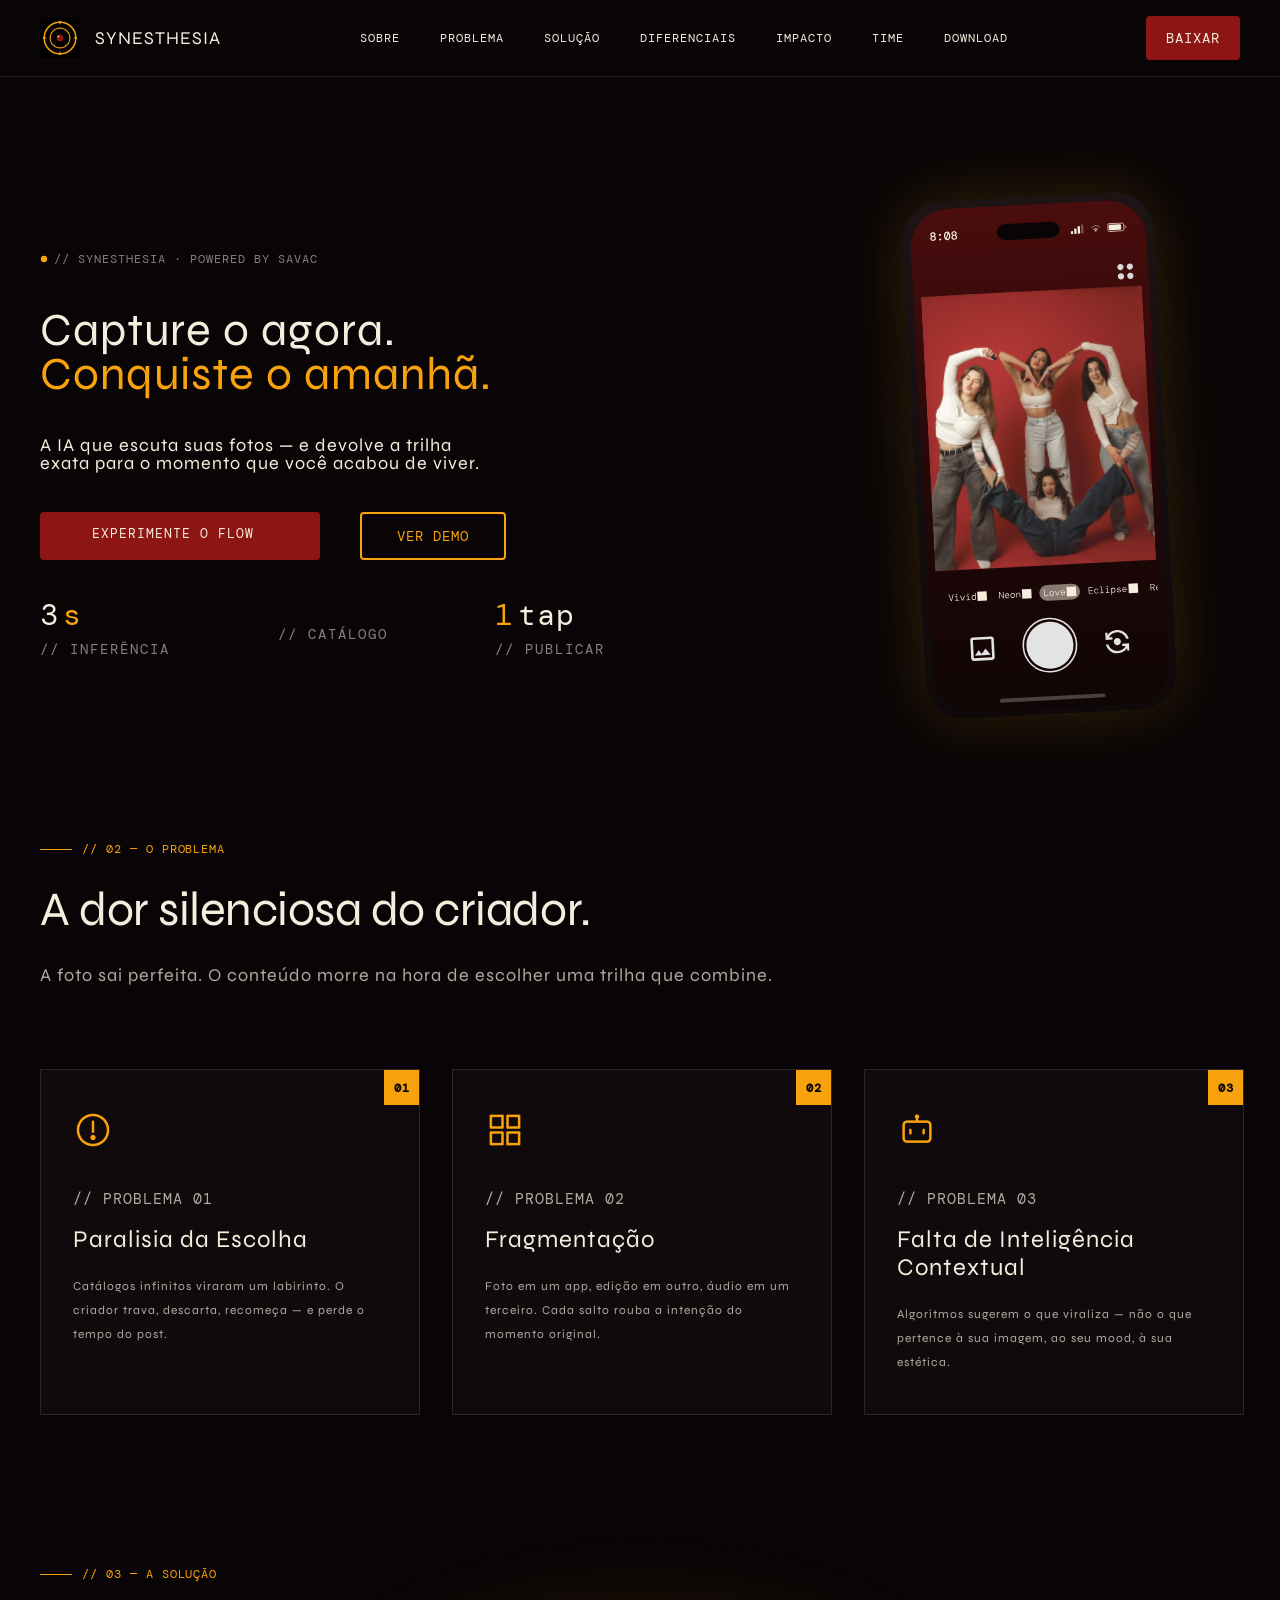
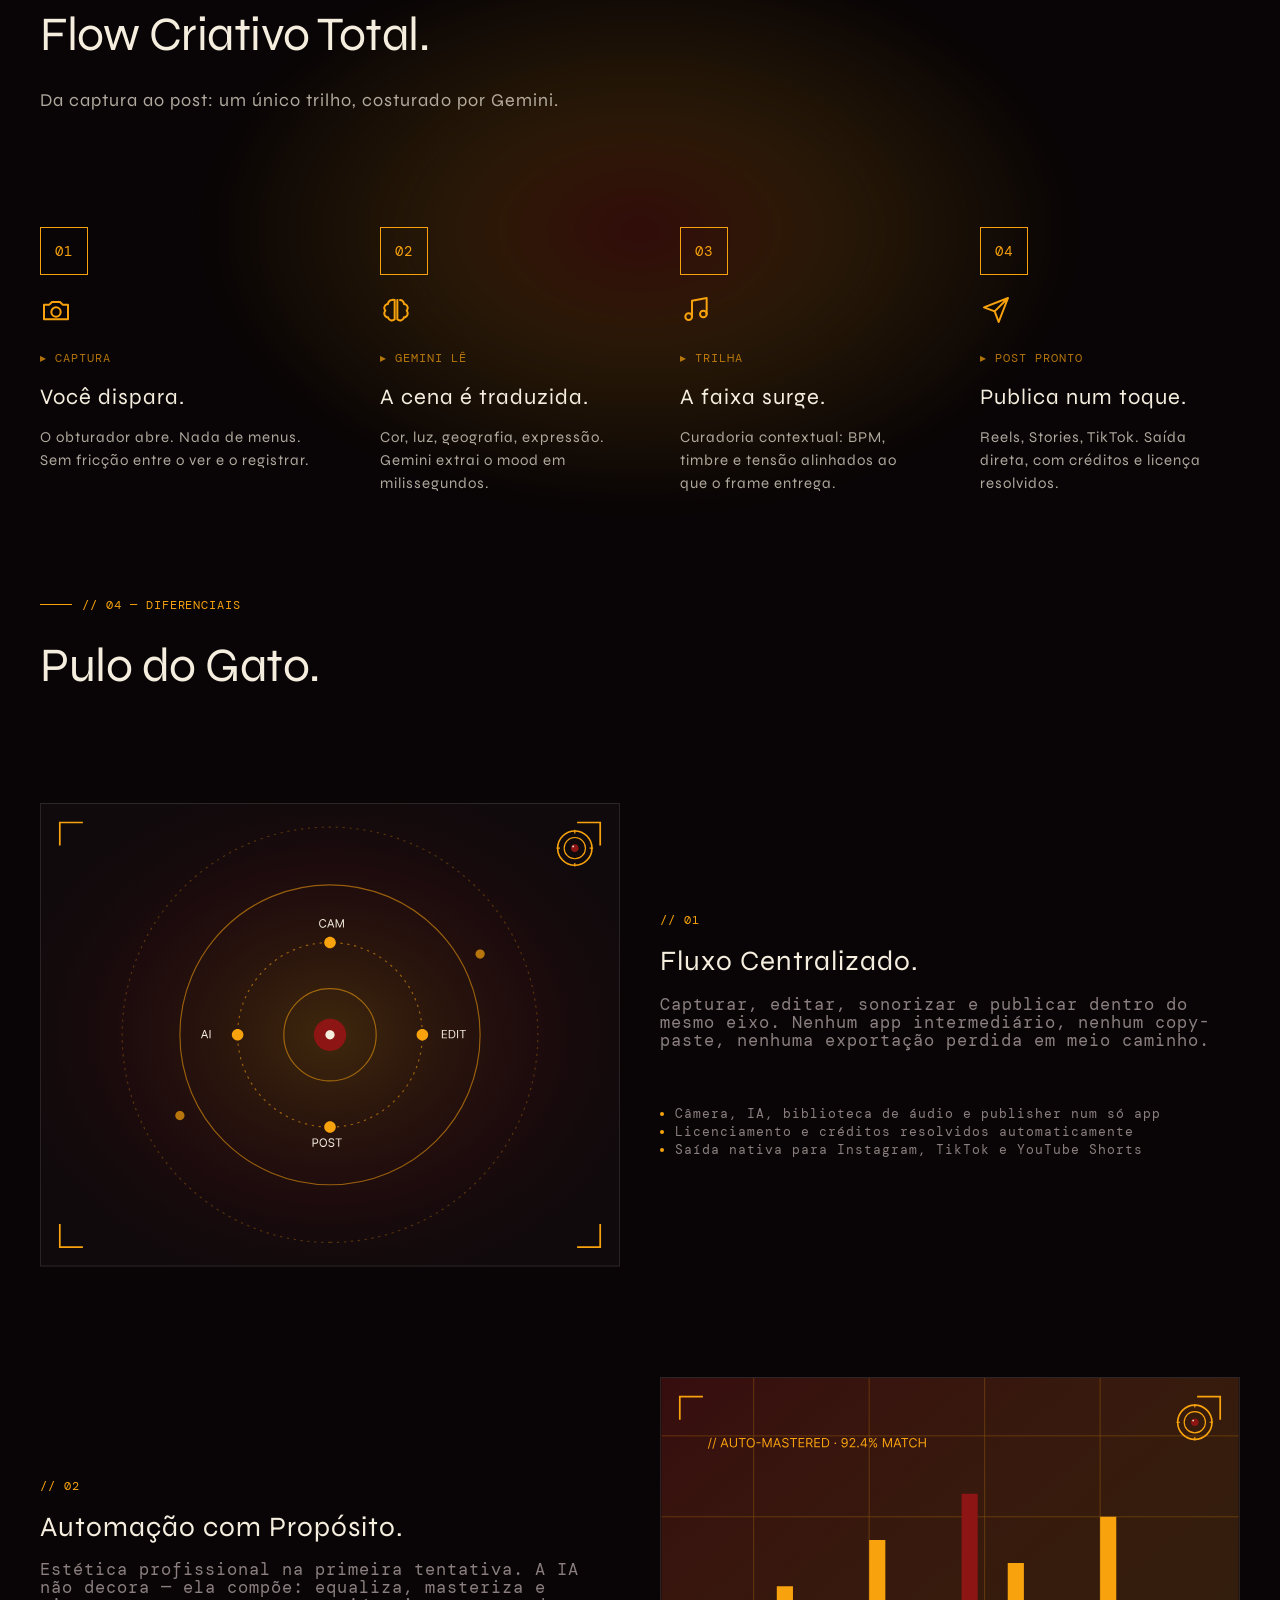
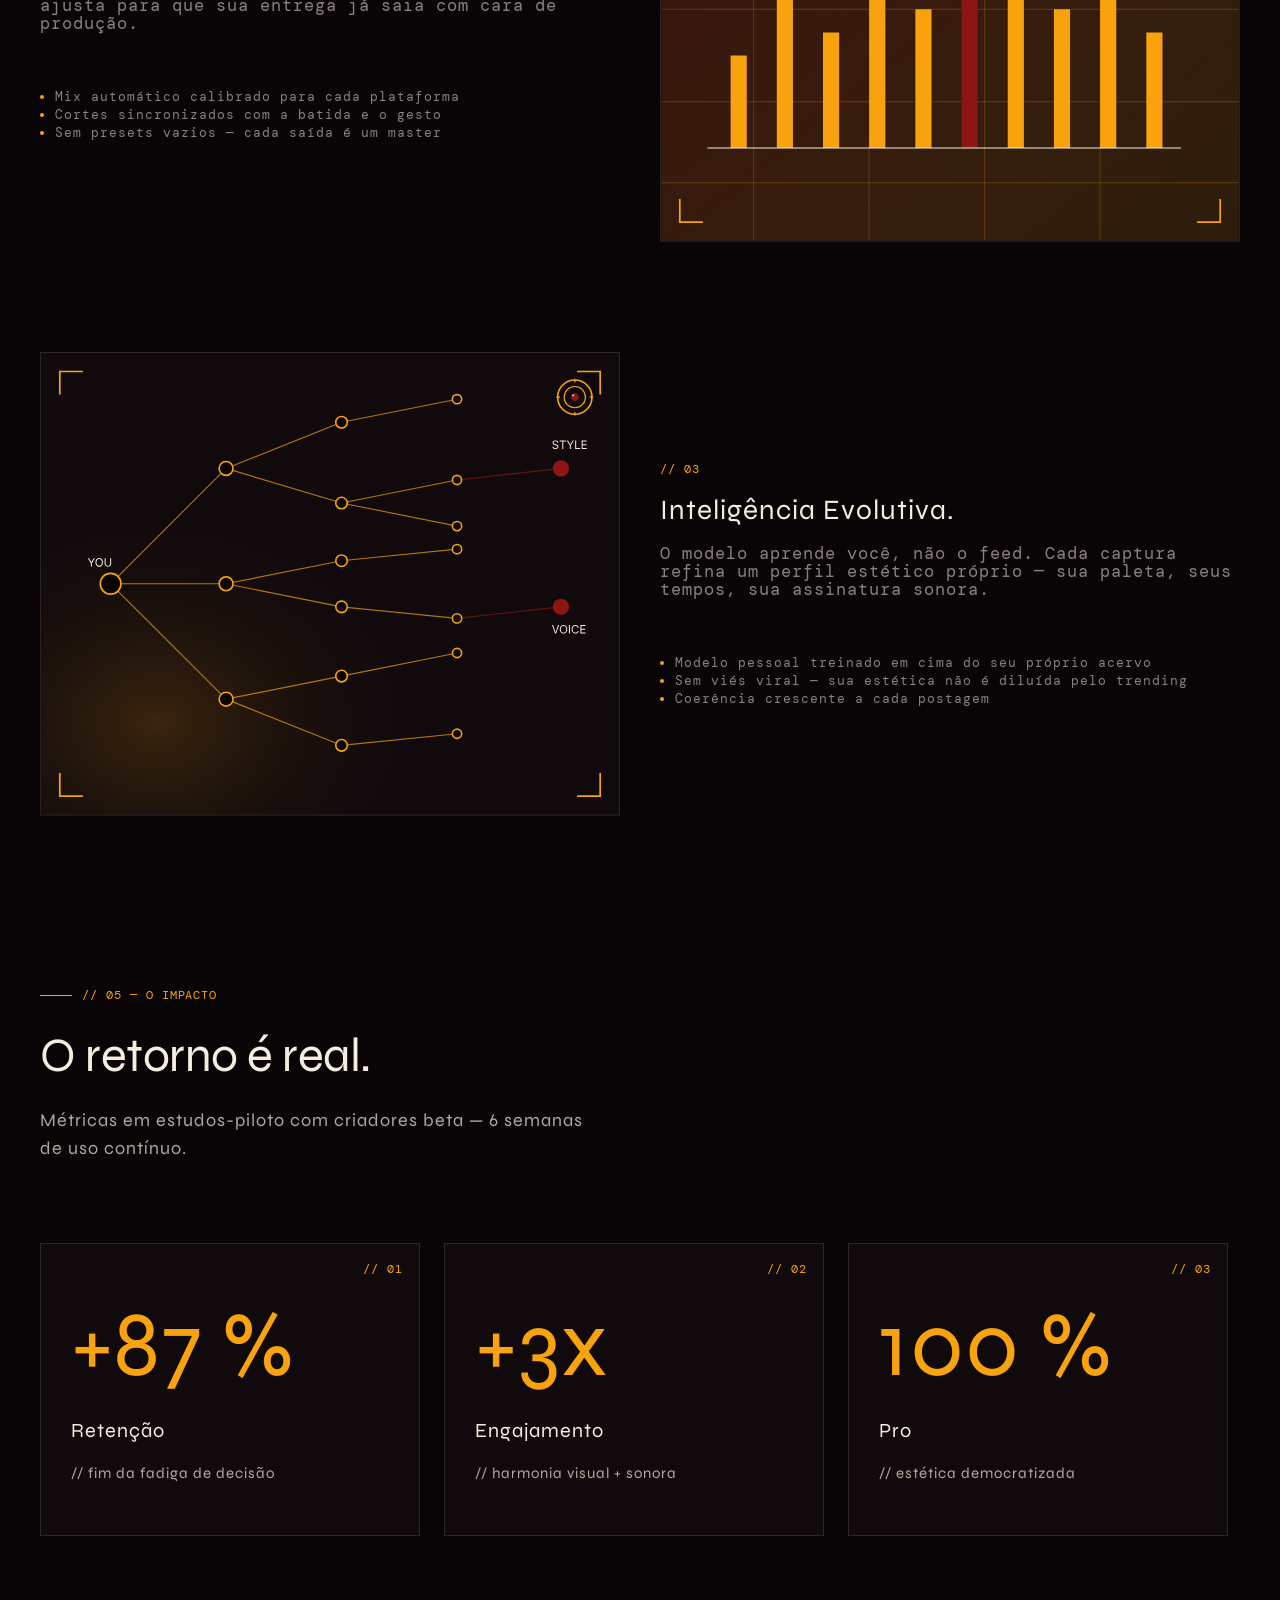
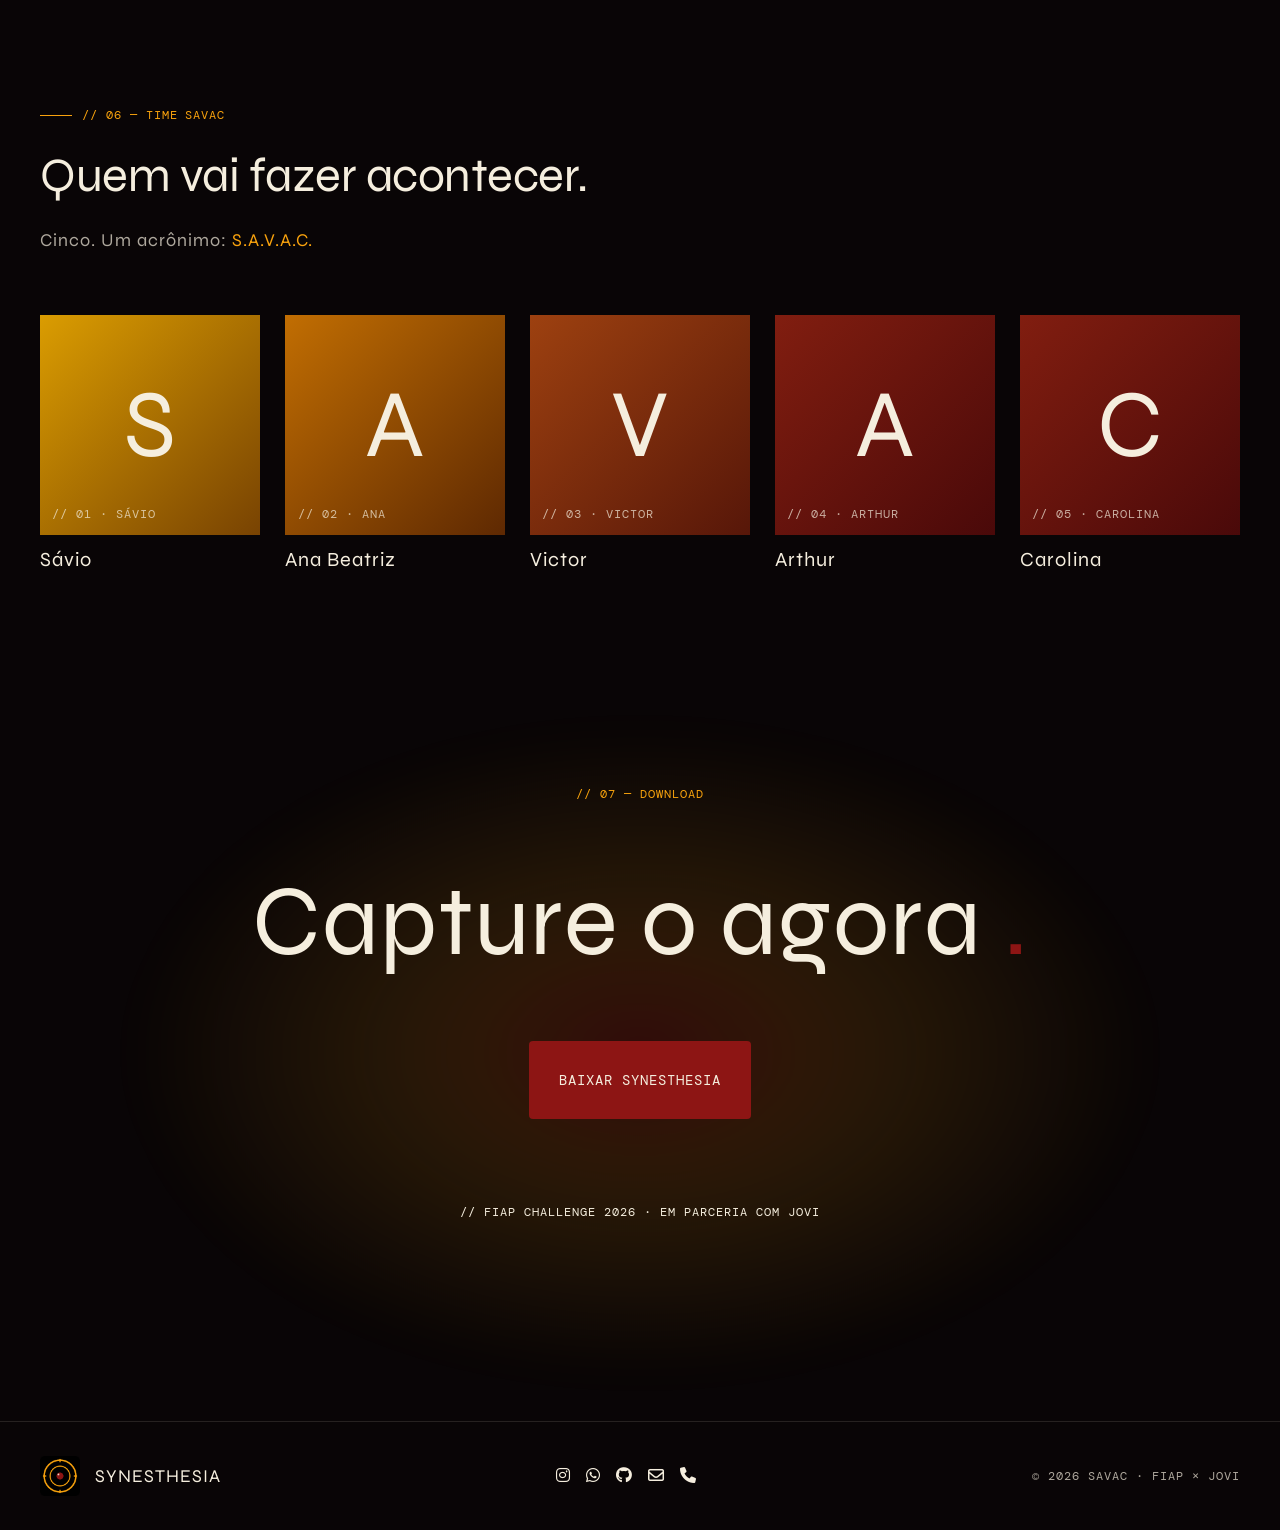
<file: index.html>
<!DOCTYPE html>
<html lang="pt-BR">

<head>
    <meta charset="UTF-8">
    <meta name="viewport" content="width=device-width, initial-scale=1.0">
    <link rel="stylesheet" href="./css/fonts.css">
    <link rel="stylesheet" href="./css/style.css">
    <link rel="stylesheet" href="./css/section-1.css">
    <link rel="stylesheet" href="./css/section-2.css">
    <link rel="stylesheet" href="./css/section-3.css">
    <link rel="stylesheet" href="./css/section-4.css">
    <link rel="stylesheet" href="./css/section-5.css">
    <link rel="stylesheet" href="./css/section-6.css">
    <link rel="stylesheet" href="./css/section-7.css">

    <link rel="shortcut icon" href="./imgs/favicon.ico" type="image/x-icon">


    <link rel="stylesheet" href="https://cdnjs.cloudflare.com/ajax/libs/font-awesome/6.0.0/css/all.min.css">

    <!-- Basic Icons -->
    <link href="https://cdn.boxicons.com/3.0.8/fonts/basic/boxicons.min.css" rel="stylesheet">
    <!-- Filled Icons -->
    <link href="https://cdn.boxicons.com/3.0.8/fonts/filled/boxicons-filled.min.css" rel="stylesheet">
    <!-- Brand Icons -->
    <link href="https://cdn.boxicons.com/3.0.8/fonts/brands/boxicons-brands.min.css" rel="stylesheet">

    <title>Synesthesia</title>

</head>

<body>

    <header class="cabecalho">
        <div class="navbar">
            <div class="synesthesia">
                <img src="./imgs/favicon.png" alt="Logo da Synesthesia" class="icon-target">
                <P>SYNESTHESIA</P>
            </div>
            <div class="alinhamento-meio">
                <a href="#sobre">SOBRE</a>
                <a href="#problema">PROBLEMA</a>
                <a href="#solucao">SOLUÇÃO</a>
                <a href="#diferenciais">DIFERENCIAIS</a>
                <a href="#impacto">IMPACTO</a>
                <a href="#time">TIME</a>
                <a href="#download">DOWNLOAD</a>
            </div>
            <div class="btn-vermelho">
                <p>BAIXAR</p>
            </div>
        </div>
    </header>

    <main class="principal">
        <section class="section section-1" id="sobre">
            <div class="container">
                <div class="home">
                    <div class="text">
                        <div class="texto-pequeno">
                            <p>
                                <svg class="dot-svg" viewBox="0 0 10 10">
                                    <circle class="center-dot2" cx="5" cy="5" r="4" />
                                </svg>
                                // SYNESTHESIA · POWERED BY SAVAC
                            </p>
                        </div>
                        <div class="texto-principal">
                            <p>Capture o agora.</p>
                            <p id="alternativo">Conquiste o amanhã.</p>
                        </div>
                        <div class="texto-secundario">
                            <p>A IA que escuta suas fotos — e devolve a trilha exata para o momento que você acabou de
                                viver.
                            </p>
                        </div>

                        <div class="buttons">
                            <div class="btn-vermelho">
                                <p>EXPERIMENTE O FLOW</p>
                                <i class="bx bx-arrow-right-stroke"></i>
                            </div>
                            <div class="btn-amarelo">
                                VER DEMO
                            </div>
                        </div>

                        <div class="topicos">
                            <div>
                                <div>
                                    <p>3</p>
                                    <p class="texto-amarelo">s</p>
                                </div>
                                <p class="texto-pequeno">// inferência</p>
                            </div>
                            <div>
                                <i class="bx bx-infinite"></i>
                                <p class="texto-pequeno">// catálogo</p>
                            </div>
                            <div>
                                <div>
                                    <p class="texto-amarelo">1</p>
                                    <p>tap</p>
                                </div>
                                <p class="texto-pequeno">// publicar</p>
                            </div>
                        </div>

                    </div>

                    <img src="./imgs/section-1/Phone mockup.svg" alt="Telephone">
                </div>
            </div>
        </section>

        <section class="section section-2" id="problema">
            <div class="container">
                <div class="content">
                    <p class="title-flag">
                        <img src="./imgs/horizontal-divider.svg" alt="barra horizontal">
                        <span>// 02 — O PROBLEMA</span>
                    </p>
                    <h2 class="title">
                        A dor silenciosa do criador.
                    </h2>
                    <h3 class="subtitle">
                        A foto sai perfeita. O conteúdo morre na hora de escolher uma trilha
                        que combine.
                    </h3>
                </div>

                <div class="cards">
                    <div class="card" data-number="01">
                        <img src="./imgs/section-2/i-exclamation.png">
                        <p class="card-label">// PROBLEMA 01</p>
                        <p class="title-card">Paralisia da Escolha</p>
                        <p class="subtitle-card">Catálogos infinitos viraram um labirinto. O
                            criador trava, descarta, recomeça — e perde
                            o tempo do post.
                        </p>
                    </div>

                    <div class="card" data-number="02">
                        <img src="./imgs/section-2/i-squares.png">
                        <p class="card-label">// PROBLEMA 02</p>
                        <p class="title-card">Fragmentação</p>
                        <p class="subtitle-card">Foto em um app, edição em outro, áudio em um terceiro. Cada salto rouba a intenção do momento original.
                        </p>
                    </div>

                    <div class="card" data-number="03">
                        <img src="./imgs/section-2/i-robot.png">
                        <p class="card-label">// PROBLEMA 03</p>
                        <p class="title-card">Falta de Inteligência Contextual</p>
                        <p class="subtitle-card">Algoritmos sugerem o que viraliza — não o
                            que pertence à sua imagem, ao seu mood, à
                            sua estética.
                        </p>
                    </div>
                </div>      
            </div>
        </section>

        <section class="section section-3" id="solucao">
            <div class="container">
                <div class="content">
                    <p class="title-flag">
                        <img src="./imgs/horizontal-divider.svg" alt="barra horizontal">
                        <span>// 03 — A SOLUÇÃO</span>
                    </p>
                    <h2 class="title">
                        Flow Criativo Total.
                    </h2>
                    <h3 class="subtitle">
                        Da captura ao post: um único trilho, costurado por Gemini.
                    </h3>
                </div>
                <ul class="list-solution">
                    <li class="card">
                        <div class="number-box">01</div>
                        <img src="./imgs/section-3/i-camera.svg" alt="ícone de câmera">
                        <p class="card-label">▸ CAPTURA</p>
                        <p class="title-card">Você dispara.</p>
                        <p class="subtitle-card">O obturador abre. Nada de menus. Sem fricção entre o ver e o registrar.</p>
                    </li>
                    <li class="card card-connector">
                        <div class="number-box">02</div>
                        <img src="./imgs/section-3/i-brain.svg" alt="ícone de cérebro">
                        <p class="card-label">▸ GEMINI LÊ</p>
                        <p class="title-card">A cena é traduzida.</p>
                        <p class="subtitle-card">Cor, luz, geografia, expressão. Gemini extrai o mood em milissegundos.</p>
                    </li>
                    <li class="card card-connector">
                        <div class="number-box">03</div>
                        <img src="./imgs/section-3/i-music.svg" alt="ícone de música">
                        <p class="card-label">▸ TRILHA</p>
                        <p class="title-card">A faixa surge.</p>
                        <p class="subtitle-card">Curadoria contextual: BPM, timbre e tensão alinhados ao que o frame entrega.</p>
                    </li>
                    <li class="card card-connector">
                        <div class="number-box">04</div>
                        <img src="./imgs/section-3/i-send.svg" alt="ícone de enviar">
                        <p class="card-label">▸ POST PRONTO</p>
                        <p class="title-card">Publica num toque.</p>
                        <p class="subtitle-card">Reels, Stories, TikTok. Saída direta, com créditos e licença resolvidos.</p>
                    </li>
                </ul>
                <img src="./imgs/section-3/gradient-blur.svg" alt="backgound de degradê" class="gradient-blur">
            </div>
        </section>

        <section class="section section-4" id="diferenciais">
            <div class="container">
                <div class="diferenciais">
                    <div class="content">
                        <p class="title-flag">
                            <img src="./imgs/horizontal-divider.svg" alt="barra horizontal">
                            <span>// 04 — DIFERENCIAIS</span>
                        </p>
                        <h2 class="title">Pulo do Gato.</h2>
                    </div>

                    <div class="subcontainer">
                        <img src="./imgs/section-4/centralizado.svg" alt="Grafico centralizado">
                        <div class="texto">
                            <p class="titulo-pequeno">// 01</p>
                            <p class="texto-principal">Fluxo Centralizado.</p>
                            <p class="texto-secundario">Capturar, editar, sonorizar e publicar dentro do mesmo eixo.
                                Nenhum app intermediário, nenhum copy-paste, nenhuma
                                exportação perdida em meio caminho.</p>
                            <ul class="lista-diferenciais">
                                <li>Câmera, IA, biblioteca de áudio e publisher num só app</li>
                                <li>Licenciamento e créditos resolvidos automaticamente</li>
                                <li>Saída nativa para Instagram, TikTok e YouTube Shorts</li>
                            </ul>
                        </div>
                    </div>

                    <div class="subcontainer">
                        <div class="texto">
                            <p class="titulo-pequeno">// 02</p>
                            <p class="texto-principal">Automação com Propósito.</p>
                            <p class="texto-secundario">Estética profissional na primeira tentativa. A IA não decora —
                                ela compõe: equaliza, masteriza e ajusta para que sua
                                entrega já saia com cara de produção.</p>
                            <ul class="lista-diferenciais">
                                <li>Mix automático calibrado para cada plataforma</li>
                                <li>Cortes sincronizados com a batida e o gesto</li>
                                <li>Sem presets vazios — cada saída é um master</li>
                            </ul>
                        </div>
                        <img src="./imgs/section-4/proposito.svg" alt="Grafico proposito">
                    </div>

                    <div class="subcontainer">
                        <img src="./imgs/section-4/evolutiva.svg" alt="">
                        <div class="texto">
                            <p class="titulo-pequeno">// 03</p>
                            <p class="texto-principal">Inteligência Evolutiva.</p>
                            <p class="texto-secundario">O modelo aprende você, não o feed. Cada captura refina um
                                perfil estético próprio — sua paleta, seus tempos, sua
                                assinatura sonora.</p>
                            <ul class="lista-diferenciais">
                                <li>Modelo pessoal treinado em cima do seu próprio acervo</li>
                                <li>Sem viés viral — sua estética não é diluída pelo trending</li>
                                <li>Coerência crescente a cada postagem</li>
                            </ul>
                        </div>
                    </div>
                </div>
            </div>
        </section>

        <section class="section section-5" id="impacto">
            <div class="container">
                <div class="content">
                    <p class="title-flag">
                        <img src="./imgs/horizontal-divider.svg" alt="barra horizontal">
                        <span>// 05 — O IMPACTO</span>
                    </p>
                    <h2 class="title">
                        O retorno é real.
                    </h2>
                    <h3 class="subtitle">
                        Métricas em estudos-piloto com criadores beta — 6 semanas de
                        uso contínuo.
                    </h3>
                </div>

                <div class="cards">
                    <div class="card" data-number="// 01">
                        <p class="amarelo">+87 %</p>
                        <p class="title-card">Retenção</p>
                        <p class="subtitle-card">// fim da fadiga de decisão</p>        
                    </div>
                    <div class="card" data-number="// 02">
                        <p class="amarelo">+3x</p>
                        <p class="title-card">Engajamento</p>
                        <p class="subtitle-card">// harmonia visual + sonora</p>    
                    </div>
                    <div class="card" data-number="// 03">
                        <p class="amarelo">100 %</p>
                        <p class="title-card">Pro</p>
                        <p class="subtitle-card">// estética democratizada</p>    
                    </div>
                </div>
            </div>
        </section>

        <section class="section section-6" id="time">
            <div class="container">
                <div class="content">
                    <p class="title-flag">
                        <img src="./imgs/horizontal-divider.svg" alt="barra horizontal">
                        <span>// 06 — TIME SAVAC</span>
                    </p>
                    <h2 class="title">
                        Quem vai fazer acontecer.
                    </h2>
                    <h3 class="subtitle">
                        Cinco. Um acrônimo: 
                    </h3>
                </div>

                <div class="cards">
                    <div class="card">
                        <div class="quadrado" id="card1" data-number="// 01 · SÁVIO">
                            <p>S</p>
                        </div>
                        <p>Sávio</p>        
                    </div>
                    
                    <div class="card">
                        <div class="quadrado" id="card2"data-number="// 02 · ANA">
                            <p>A</p>
                        </div>
                        <p>Ana Beatriz</p>        
                    </div>
                    
                    <div class="card">
                        <div class="quadrado" id="card3" data-number="// 03 · VICTOR">
                            <p>V</p>
                        </div>
                        <p>Victor</p>        
                    </div>
                    
                    <div class="card">
                        <div class="quadrado" id="card4" data-number="// 04 · ARTHUR">
                            <p>A</p>
                        </div>
                        <p>Arthur</p>        
                    </div>
                    
                    <div class="card">
                        <div class="quadrado" id="card5" data-number="// 05 · CAROLINA">
                            <p>C</p>
                        </div>
                        <p>Carolina</p>        
                    </div>                   
                </div>
            </div>
        </section>

        <section class="section section-7" id="download">
            <div class="container">
                <div class="content">
                    <p class="title-flag">
                        <span>// 07 — DOWNLOAD</span>
                    </p>
                    <p class="texto-grande">
                        Capture o agora                         
                    </p>                       
                                      
                       
                    <div class="buttons">
                        <div class="btn-vermelho">
                            <p>BAIXAR SYNESTHESIA </p>
                            <i class="bx bx-arrow-down-stroke"></i>
                        </div>
                    </div>

                    <p class="challenge">
                        // FIAP CHALLENGE 2026 · EM PARCERIA COM JOVI
                    </p>

                    
                </div>
                <img src="./imgs/section-3/gradient-blur.svg" alt="backgound de degradê" class="gradient-blur">

            </div>
        </section>
    </main>

    <footer class="rodape">
        <div class="nav-rodape">
            <div class="synesthesia">
                <img src="./imgs/favicon.png" alt="logo do synesthesia" class="icon-target">

                <P>SYNESTHESIA</P>
            </div>

            <div class="redes-sociais">

                <a href="#">
                    <i class="fa-brands fa-instagram"></i>
                </a>
                <a href="#">
                    <i class="fa-brands fa-whatsapp"></i>
                </a>
                <a href="#">
                    <i class="fa-brands fa-github"></i>
                </a>
                <a href="#">
                    <i class="fa-regular fa-envelope"></i>
                </a>
                
                <a href="#">
                     <i class="fa-solid fa-phone"></i>
                </a>
            </div>

            <div class="apagadinho">
                <p>© 2026 SAVAC · FIAP × JOVI</p>
            </div>
        </div>
    </footer>

</body>

</html>
</file>
<file: css/fonts.css>
@font-face {
    font-family: 'Syne';
    src: url('../fonts/Syne-Medium.woff2') format('woff2');
    font-weight: 500;
    font-style: normal;
    font-display: swap;
}

@font-face {
    font-family: 'Syne';
    src: url('../fonts/Syne-ExtraBold.woff2') format('woff2');
    font-weight: bold;
    font-style: normal;
    font-display: swap;
}

@font-face {
    font-family: 'Syne';
    src: url('../fonts/Syne-Regular.woff2') format('woff2');
    font-weight: normal;
    font-style: normal;
    font-display: swap;
}

@font-face {
    font-family: 'Syne';
    src: url('../fonts/Syne-SemiBold.woff2') format('woff2');
    font-weight: 600;
    font-style: normal;
    font-display: swap;
}

@font-face {
    font-family: 'DM Mono';
    src: url('../fonts/DMMono-Light.woff2') format('woff2');
    font-weight: 300;
    font-style: normal;
    font-display: swap;
}

@font-face {
    font-family: 'DM Mono';
    src: url('../fonts/DMMono-LightItalic.woff2') format('woff2');
    font-weight: 300;
    font-style: italic;
    font-display: swap;
}

@font-face {
    font-family: 'DM Mono';
    src: url('../fonts/DMMono-Medium.woff2') format('woff2');
    font-weight: 500;
    font-style: normal;
    font-display: swap;
}

@font-face {
    font-family: 'DM Mono';
    src: url('../fonts/DMMono-MediumItalic.woff2') format('woff2');
    font-weight: 500;
    font-style: italic;
    font-display: swap;
}

@font-face {
    font-family: 'DM Mono';
    src: url('../fonts/DMMono-Regular.woff2') format('woff2');
    font-weight: normal;
    font-style: normal;
    font-display: swap;
}

@font-face {
    font-family: 'Syne';
    src: url('../fonts/../fonts/Syne-Bold.woff2') format('woff2');
    font-weight: bold;
    font-style: normal;
    font-display: swap;
}

:root {
    --font-syne: 'Syne', sans-serif;
    --font-mono: 'DM Mono', monospace;
}
</file>
<file: css/style.css>
:root {
    --color-primary: #8D1514;
    --color-second:  #F8A20D;
    --color-black:   #090506;
    --color-white:   #F5EEDE;
}

* {
    margin: 0;
    padding: 0;
    box-sizing: border-box;
}

body {
    font-family: var(--font-mono);
    font-weight: 400;
    font-size: 12px;
    color: var(--color-white);
    background-color: var(--color-black);
    line-height: 18px;
    letter-spacing: 1px;
}

/* Header e footer alinhados ao grid de 1200px das sections */
header {
    border-bottom: 1px solid #F5EEDE1F;
    background-color: var(--color-black);
    position: fixed;
    top: 0;
    width: 100%;
    z-index: 1000;
    padding: 16px 24px;
}

header .navbar {
    display: flex;
    justify-content: space-between;
    align-items: center;
    max-width: 1200px;
    width: 100%;
    margin: 0 auto;
}

footer {
    border-top: 1px solid #F5EEDE1F;
    padding: 34px 24px;
}

footer .nav-rodape {
    display: flex;
    justify-content: space-between;
    align-items: center;
    max-width: 1200px;
    width: 100%;
    margin: 0 auto;
}

/* Sections: mesmo padding lateral e container centralizado a 1200px */
.section {
    width: 100%;
    padding: 0 24px;
    display: flex;
    flex-direction: column;
}

.section .container {
    max-width: 1200px;
    width: 100%;
    margin: 0 auto;
}

/* Ícone próprio */
.icon-target {
    width: 40px;
    height: 40px;
    fill: none;
    stroke: var(--color-second);
    stroke-width: 4;
}

.inner-ring  { stroke-width: 3; }
.center-dot  { fill: var(--color-primary); stroke: none; }
.center-dot2 { fill: var(--color-second); stroke: none; }

.synesthesia {
    display: flex;
    align-items: center;
    gap: 15px;
    font-family: var(--font-syne);
    font-size: 18px;
}

a {
    text-decoration: none;
    color: var(--color-white);
    transition: 1s;
}

a:hover {
    color: var(--color-second);
}

.btn-vermelho {
    background-color: var(--color-primary);
    padding: 13px 20px;
    border-radius: 4px;
    font-size: 14px;
    cursor: pointer;
    transition: 0.3s;
}

.btn-vermelho:hover {
    background-color: #ae0d0d;
}

.btn-amarelo {
    color: var(--color-second);
    background-color: transparent;
    padding: 13px 20px;
    border-radius: 4px;
    font-size: 14px;
    cursor: pointer;
    transition: 0.3s ease;
    border: solid var(--color-second) 2px;
    width: 146px;
    text-align: center;
    margin-left: 40px;
}

.btn-amarelo:hover {
    background-color: var(--color-second);
    color: var(--color-black);
}

.alinhamento-meio {
    display: flex;
    gap: 40px;
    align-items: center;
}

.redes-sociais {
    display: flex;
    gap: 15px;
    font-size: 16px;
}

.apagadinho {
    opacity: 0.7;
}

.texto-amarelo {
    color: var(--color-second);
}

/* Cabeçalho padrão de section (.content) */
.content {
    display: flex;
    flex-direction: column;
    justify-content: flex-start;
    gap: 24px;
}

.content .title-flag {
    color: var(--color-second);
    font-family: var(--font-mono);
    font-size: 12px;
    font-weight: 400;
    line-height: 18px;
    letter-spacing: 0.96px;
    text-transform: uppercase;
    display: flex;
    align-items: center;
    gap: 10px;
}

.content .title {
    color: var(--color-white);
    font-family: var(--font-syne);
    font-size: 48px;
    font-weight: 400;
    line-height: 55.2px;
    letter-spacing: -0.48px;
}

.content .subtitle {
    color: rgba(245, 238, 222, 0.70);
    font-family: var(--font-syne);
    font-size: 18px;
    font-weight: 400;
    line-height: 27.9px;
}
</file>
<file: css/section-1.css>
.section-1{
    padding-top: 80px;
}

.section-1 .container {
    padding: 50px 0;
}

.section-1 .home {
    width: 100%;
    display: flex;
    justify-content: center;
}

.section-1 .home > img {
    width: 400px;
}

.section-1 .home > .text {
    margin-top: 120px;
    width: 100%;
}

.section-1 .text {
    margin-right: 80px;
}

.section-1 .texto-pequeno p {
    display: flex;
    align-items: center;
    gap: 6px;
    color: gray;
    margin: 0;
}

.section-1 .texto-pequeno svg {
    flex-shrink: 0;
}

.section-1 .dot-svg {
    width: 8px;
    height: 8px;
    display: block;
    flex-shrink: 0;
}

.section-1 .texto-principal {
    margin-top: 40px;
    font-size: 46px;
    line-height: 44.16px;
    margin-bottom: 40px;
    font-family: var(--font-syne);

}

.section-1 #alternativo {
    color: var(--color-second);
}

.section-1 .texto-secundario {
    font-size: 18px;
    font-family: var(--font-syne);
    max-width: 465px;
}

.section-1 .buttons {
    display: flex;
    margin-top: 40px;
}

.section-1 .buttons > .btn-vermelho {
    font-size: 13px;
    width: 280px;
    display: flex;
    justify-content: center;

    i {
        font-size: 20px;
        margin-left: 15px;
    }
}

.section-1 .topicos {
    display: flex;
    justify-content: space-between;
    align-items: center;
    margin-top: 40px;
    width: 100%;
    max-width: 565px;
}

.section-1 .topicos > div {
    display: flex;
    flex-direction: column;
    gap: 10px;
}

.section-1 .topicos > div > div {
    display: flex;
    align-items: baseline;
    gap: 4px;
}   

.section-1 .topicos p {
    margin: 0;
}

.section-1 .topicos .texto-pequeno {
    text-transform: uppercase;
    letter-spacing: 2px;
    color: #8b7f7f;
    font-size: 14px;
}

.section-1 .topicos i {
    font-size: 48px;
    color: var(--color-white);
}

.section-1 .topicos > div > div p {
    font-size: 30px;
    line-height: 1;
}
</file>
<file: css/section-2.css>
.section-2 {
    font-family: var(--font-syne);
}

.section-2 .card-label, .title-flag {
    font-family: var(--font-mono);
}

.section-2 .cards {
    display: flex;
    margin-top: 80px;
    margin-bottom: 100px;
    gap: 32px;
}

.section-2 .card {
    border: 1px solid #F5EEDE1F;
    background: #110A0C;
    min-width: 380px;
    min-height: 330px;
    padding: 40px 32px;
    position: relative;
}

.section-2 .card::after {
    content: attr(data-number);
    position: absolute;
    top: 0;
    right: 0;
    min-width:  35px;
    min-height: 35px;
    background: var(--color-second);
    color: var(--color-black);
    display: flex;
    align-items: center;
    justify-content: center;
    font-family: var(--font-mono);
    font-size: 12px;
    font-weight: bold;
    
}

.section-2 .card-label {
    margin-top: 32px;
    margin-bottom: 15px;
}

.section-2 .title-card {
    font-size: 24px;
    line-height: 28px;
    padding-bottom: 20px;
}

.section-2 .subtitle-card, .card-label{
    opacity: 0.7;
    line-height: 24px;
}
</file>
<file: css/section-3.css>
.section-3 .container {
    padding: 50px 0;
    display: flex;
    flex-direction: column;
    position: relative;
    gap: 80px;
}

.section-3 .container .gradient-blur {
    position: absolute;
    top: 0;
    left: 0;
    width: 100%;
    height: 100%;
    z-index: -1;
}

/* Grid de 4 colunas igual ao Figma */
.section-3 .list-solution {
    list-style: none;
    display: grid;
    grid-template-columns: repeat(4, 1fr);
}

/* Card base */
.section-3 .list-solution .card {
    position: relative;
    display: flex;
    flex-direction: column;
    padding-top: 32px;
    padding-right: 24px;
    gap: 4px;
}

/* Número com borda laranja */
.section-3 .list-solution .card .number-box {
    width: 48px;
    height: 48px;
    border: 1px solid var(--color-second);
    display: flex;
    align-items: center;
    justify-content: center;
    color: var(--color-second);
    font-family: var(--font-mono);
    font-size: 14px;
    margin-left: 40px;
    margin-bottom: 15px;
    flex-shrink: 0;
}

/* Primeiro card não tem offset lateral */
.section-3 .list-solution .card:first-child .number-box {
    margin-left: 0;
}

/* Ícone */
.section-3 .list-solution .card img {
    width: 32px;
    height: 32px;
    margin-left: 40px;
    margin-bottom: 16px;
    flex-shrink: 0;
}

.section-3 .list-solution .card:first-child img {
    margin-left: 0;
}

/* Label de categoria */
.section-3 .list-solution .card .card-label {
    color: var(--color-second);
    font-family: var(--font-mono);
    font-size: 12px;
    letter-spacing: 0.96px;
    text-transform: uppercase;
    margin-left: 40px;
    margin-bottom: 10px;
}

.section-3 .list-solution .card:first-child .card-label {
    margin-left: 0;
}

/* Título do card */
.section-3 .list-solution .card .title-card {
    color: var(--color-white);
    font-family: var(--font-syne);
    font-size: 22px;
    font-weight: 400;
    line-height: 26.4px;
    margin-left: 40px;
    margin-bottom: 12px;
}

.section-3 .list-solution .card:first-child .title-card {
    margin-left: 0;
}

/* Subtítulo do card */
.section-3 .list-solution .card .subtitle-card {
    color: rgba(245, 238, 222, 0.70);
    font-family: var(--font-syne);
    font-size: 15px;
    font-weight: 400;
    line-height: 23.25px;
    margin-left: 40px;
}

.section-3 .list-solution .card:first-child .subtitle-card {
    margin-left: 0;
}
</file>
<file: css/section-4.css>
.section-4 .container {
    padding: 50px 0;
    display: flex;
    flex-direction: column;
    gap: 110px;
}

.section-4 .diferenciais {
    display: flex;
    flex-direction: column;
    gap: 110px;
}

.section-4 .subcontainer {
    width: 100%;
    display: flex;
    align-items: center;
    gap: 40px;
}

.section-4 .subcontainer > * {
    flex: 1;
}

.section-4 .subcontainer .texto {
    display: flex;
    flex-direction: column;
    gap: 16px;
}

.section-4 .subcontainer img {
    max-width: 100%;
}

.section-4 .texto .titulo-pequeno {
    color: var(--color-second);
    font-family: var(--font-mono);
    font-size: 12px;
    letter-spacing: 0.96px;
    text-transform: uppercase;
}

.section-4 .texto .texto-principal {
    color: var(--color-white);
    font-family: var(--font-syne);
    font-size: 28px;
    font-weight: 400;
    line-height: 1.2;
}

.section-4 .texto .texto-secundario {
    color: #8b7f7f;
    font-size: 17px;
}

.section-4 .lista-diferenciais {
    margin-top: 40px;
    color: #8b7f7f;
    padding-left: 15px;
    font-size: 13px;
    font-family: var(--font-mono);
}

.section-4 .lista-diferenciais li::marker {
    color: var(--color-second);
}
</file>
<file: css/section-5.css>
.section-5 {
    margin-top: 120px;
    font-family: var(--font-syne);
}

.section-5 .title-flag {
    font-family: var(--font-mono);
}

.section-5 .subtitle {
    max-width: 550px;
}

.section-5 .cards {
    display: flex;
    margin-top: 80px;
    margin-bottom: 100px;
    gap: 24px;
}

.section-5 .card {
    border: 1px solid #F5EEDE1F;
    background: linear-gradient(0deg, #110A0C, #110A0C),
    linear-gradient(180deg, rgba(248, 162, 13, 0.04) 0%, rgba(248, 162, 13, 0) 60%);
    min-width: 380px;
    min-height: 290px;
    padding: 55px 30px 50px;
    position: relative;
}

.section-5 .card::after {
    content: attr(data-number);
    position: absolute;
    top: 16px;
    right: 16px;
    min-width:  38px;
    min-height: 17px;
    color: var(--color-second);
    display: flex;
    align-items: center;
    justify-content: center;
    font-family: var(--font-mono);
    font-size: 12px;   
}

.section-5 .amarelo {
    font-size: 92px;
    line-height: 92px;
    color: var(--color-second);
    margin-bottom: 25px;
}

.section-5 .title-card {
    font-size: 20px;
    line-height: 30px;
    padding-bottom: 15px;
}

.section-5 .subtitle-card, .card-label{
    opacity: 0.7;
    font-size: 15px;
    line-height: 24px;
}
</file>
<file: css/section-6.css>
.section-6 {
    margin-top: 70px;
    font-family: var(--font-syne);
}

.section-6 .title-flag {
    font-family: var(--font-mono);
}

.section-6 .cards {
    display: flex;
    margin-top: 60px;
    gap: 25px;
}

.section-6 .subtitle::after {
  content:"S.A.V.A.C.";       
  color: var(--color-second);  
}

.section-6 .card {
    min-width: 220px;
    min-height: 260px;
    font-size: 20px;
    margin-bottom: 110px;
}

.section-6 .quadrado {
    min-height: 220px;
    font-size: 96px;
    position: relative;
    margin-bottom: 16px;
    display: flex;
    align-items: center;
    justify-content: center;
}

.section-6 .quadrado::after {
    content: attr(data-number);
    position: absolute;
    bottom: 12px;
    left: 12px;
    min-width: 90px;
    min-height: 15px;
    color: var(--color-white);
    display: flex;
    align-items: center;
    justify-content: center;
    font-family: var(--font-mono);
    font-size: 12px;   
    opacity: 0.7;
}

#card1 {
    background: linear-gradient(
    135deg,
    rgba(255, 183, 0, 0.85),
    rgba(180, 100, 0, 0.65)
  );
}

#card2 {
    background: linear-gradient(
    135deg,
    rgba(255, 145, 0, 0.75),
    rgba(140, 60, 0, 0.65)
  );
}

#card3 {
    background: linear-gradient(
    135deg,
    rgba(220, 90, 20, 0.7),
    rgba(120, 30, 10, 0.7)
  );
}

#card4 {
    background: linear-gradient(
    135deg,
    rgba(180, 40, 20, 0.7),
    rgba(90, 10, 10, 0.8)
  );
}

#card5 {
    background: linear-gradient(
    135deg,
    rgba(180, 40, 20, 0.7),
    rgba(90, 10, 10, 0.8)
  );
}
</file>
<file: css/section-7.css>
.section-7 .content{
    align-items: center;
    margin-top: 100px;
}

.section-7 .container {
    position: relative;
}

.section-7 .texto-grande {
    color: var(--color-white);
    margin-top: 40px;
    font-size: 100px;
    line-height: 1.1;
    margin-bottom: 40px;
    font-family: 'Syne';
}

.section-7 .texto-grande::after {
  content:".";           /* O conteúdo que será adicionado */
  color: #8D1514;             /* A cor específica para o ponto */
}


/* Não preciso colocar novamente as configurações do btn-vermelho, pois ele já vai usar. Neste caso, coloco a alteração adicional / diferença do principal */
.section-7 .btn-vermelho {  
    display:flex;
    align-items: center;
    margin-bottom: 60px;
    padding: 30px;
}

/* O mesmo se repete aqui */
.section-7 .challenge {
    margin-bottom: 200px;
}


.section-7 .container .gradient-blur {
    position: absolute;
    top: 0;
    left: 0;
    width: 100%;
    height: 100%;
    z-index: -1;
}
</file>
